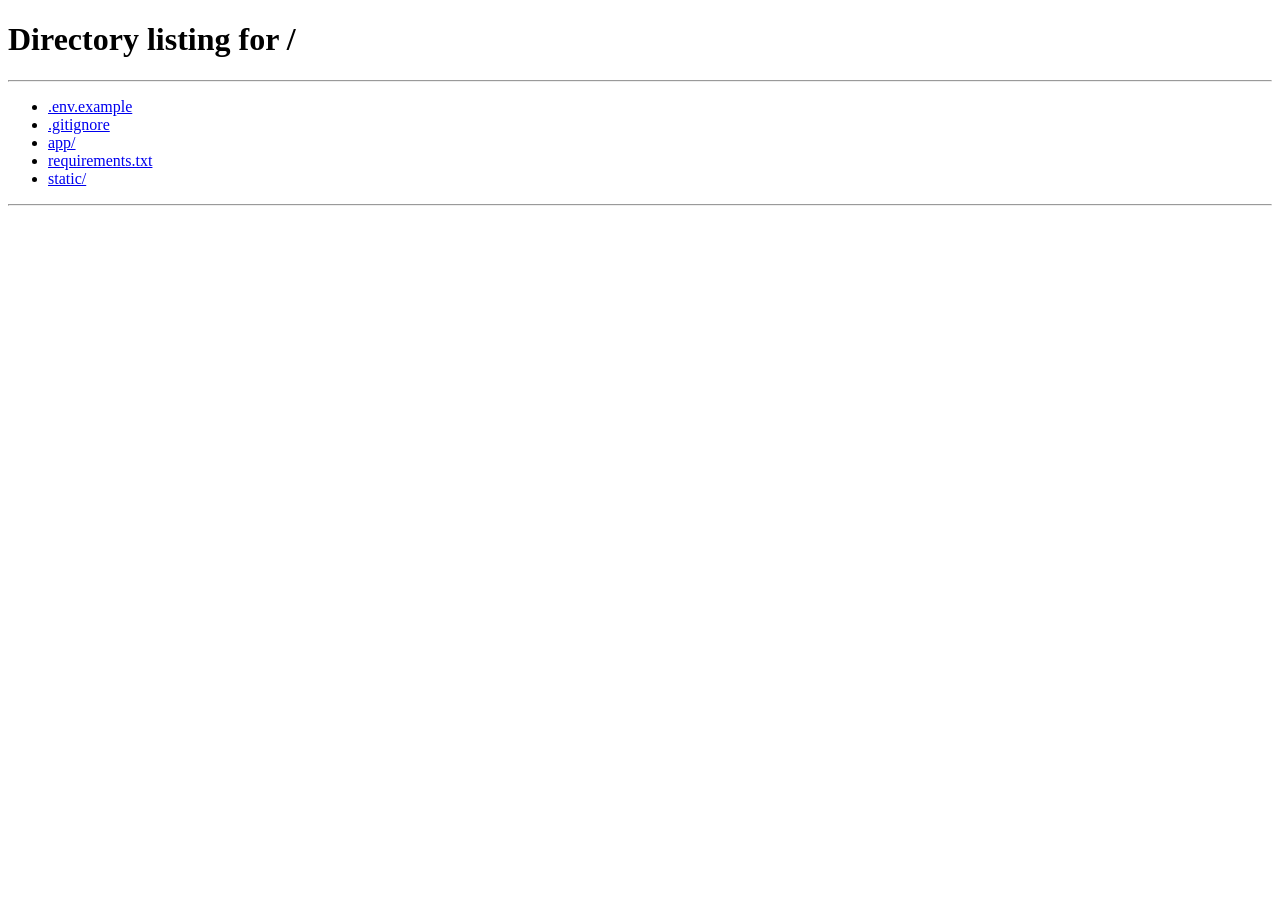
<file: static/index.html>
<!DOCTYPE html>
<html lang="zh-CN">
<head>
  <meta charset="UTF-8" />
  <meta name="viewport" content="width=device-width, initial-scale=1" />
  <title>投放数据看板</title>
  <link rel="stylesheet" href="/static/css/base.css">
  <link rel="stylesheet" href="/static/css/dashboard.css">
</head>
<body>
<div class="layout">
  <aside class="sidebar">
    <div class="logo">
      <span class="logo-mark">投</span>
      <span class="logo-text">投放数据</span>
    </div>
    <nav class="nav">
      <div class="nav-group-title">短视频</div>
      <a class="nav-item" href="/dashboard">
        <svg viewBox="0 0 24 24" fill="none" stroke="currentColor" stroke-width="2"><path d="M4 19V5"/><path d="M4 19h16"/><path d="M8 16v-5"/><path d="M12 16V8"/><path d="M16 16v-3"/></svg>
        <span>投放号计划</span>
      </a>
    </nav>
    <div class="sidebar-footer">投放号计划</div>
  </aside>
  <div class="main">
    <header class="topbar">
      <div class="breadcrumb">投放号计划</div>
      <div class="topbar-right">
        <span class="user-chip">
          <span class="user-avatar" id="top-avatar">A</span>
          <span id="top-username">admin</span>
        </span>
        <button class="btn-logout" id="logout" type="button">退出登录</button>
      </div>
    </header>
    <div id="loading" class="loading" hidden>
      <div class="loading-spin" role="status" aria-label="正在加载"></div>
    </div>
    <main class="content">
      <p class="chart-tip">点下面一根柱子，再往下就是这个投放号的消耗和趋势。</p>
      <section class="split">
        <div class="panel">
          <h2>消耗排名</h2>
          <p class="hint">点一根柱子，下面看这个投放号</p>
          <div class="bar-scroll"><canvas id="cost-bars" class="bars"></canvas></div>
        </div>
        <div class="panel">
          <h2>GMV排名</h2>
          <p class="hint">点一根柱子，下面看这个投放号</p>
          <div class="bar-scroll"><canvas id="gmv-bars" class="bars"></canvas></div>
        </div>
      </section>
      <section class="panel" id="account-box">
        <div class="center-toolbar">
          <select id="operator" aria-label="选择投放号">
            <option value="">全部投放号</option>
          </select>
          <select id="range" class="range-preset" aria-label="选择时间">
            <option value="today">今天</option>
            <option value="yesterday">昨天</option>
            <option value="7" selected>7天</option>
            <option value="30">30天</option>
            <option value="month">本月</option>
            <option value="custom">自定义</option>
          </select>
          <input id="start" type="date" />
          <span class="center-date-sep">至</span>
          <input id="end" type="date" />
          <button class="btn btn-primary" id="query" type="button">查询</button>
        </div>
        <p id="status" class="form-hint">页面读数据库里 10 月 1 日到昨天的数据。今天的详情由定时任务写入 Redis，不在这里现拉。</p>
        <div class="center-metrics" id="kpis"></div>
        <h2 id="trend-title">趋势</h2>
        <div class="chart-box"><canvas id="chart"></canvas></div>
      </section>
      <section class="panel video-panel" id="video-box">
        <h2>被投视频</h2>
        <p class="hint" id="video-summary">选好的时间段里，每个投放号只占一行。</p>
        <div id="video-list"></div>
      </section>
    </main>
  </div>
</div>
  <div id="product-dialog" class="product-dialog" hidden>
    <div class="product-dialog-card" role="dialog" aria-labelledby="product-dialog-title">
      <div class="product-dialog-head">
        <h3 id="product-dialog-title">商品</h3>
        <button type="button" id="product-dialog-close" class="btn">关闭</button>
      </div>
      <ul id="product-dialog-list"></ul>
    </div>
  </div>
  <script>
    const TOKEN_KEY = "zhitou_token";
    const NAME_KEY = "zhitou_display_name";
    if (!localStorage.getItem(TOKEN_KEY)) location.replace("/");
    const displayName = localStorage.getItem(NAME_KEY) || "admin";
    document.getElementById("top-username").textContent = displayName;
    document.getElementById("top-avatar").textContent = displayName.slice(0, 1).toUpperCase();
    async function api(url, options) {
      const headers = Object.assign(
        { Authorization: "Bearer " + localStorage.getItem(TOKEN_KEY) },
        (options && options.headers) || {}
      );
      const res = await fetch(url, Object.assign({}, options, { headers }));
      if (res.status === 401) {
        localStorage.removeItem(TOKEN_KEY);
        location.replace("/");
        throw new Error("请先登录");
      }
      return res;
    }
    const kpiDefs = [
      ["cost", "累计消耗金额"],
      ["order_amount", "成交订单金额"],
      ["order_count", "成交订单数"],
      ["roi", "成交ROI"],
    ];
    const accountKpis = [
      ["cost", "累计消耗金额"],
      ["gmv", "成交订单金额"],
      ["order_count", "成交订单数"],
      ["roi", "成交ROI"],
    ];
    const accountSeries = [
      ["消耗", "#2563eb", (p) => p.cost],
      ["GMV", "#f97316", (p) => p.gmv],
    ];
    const startEl = document.getElementById("start");
    const endEl = document.getElementById("end");
    const statusEl = document.getElementById("status");
    const chart = document.getElementById("chart");

    function iso(d) {
      const z = (n) => String(n).padStart(2, "0");
      return d.getFullYear() + "-" + z(d.getMonth() + 1) + "-" + z(d.getDate());
    }
    function applyRange(preset, startInput, endInput) {
      if (preset === "custom") return;
      const start = new Date();
      const end = new Date();
      if (preset === "yesterday") {
        start.setDate(start.getDate() - 1);
        end.setDate(end.getDate() - 1);
      } else if (preset === "7") {
        start.setDate(start.getDate() - 6);
      } else if (preset === "30") {
        start.setDate(start.getDate() - 29);
      } else if (preset === "month") {
        start.setDate(1);
      }
      startInput.value = iso(start);
      endInput.value = iso(end);
    }
    const rangeEl = document.getElementById("range");
    applyRange(rangeEl.value, startEl, endEl);

    function money(n) {
      const v = Number(n || 0);
      const body = Math.abs(v).toLocaleString("zh-CN", { minimumFractionDigits: 2, maximumFractionDigits: 2 });
      return (v < 0 ? "-¥" : "¥") + body;
    }
    function roiText(n) { return n == null ? "—" : Number(n).toFixed(2); }
    function rateText(n) { return n == null ? "—" : (Number(n) * 100).toFixed(2) + "%"; }
    function cell(key, row) {
      if (key === "roi") return roiText(row.roi);
      if (key === "order_count" || key === "account_count" || key === "rank") return row[key];
      const text = money(row[key]);
      return Number(row[key]) < 0 ? `<span class="neg">${text}</span>` : text;
    }
    function setStatus(text, bad) {
      statusEl.textContent = text || "";
      statusEl.className = bad ? "form-hint err" : "form-hint";
    }
    let busyCount = 0;
    function busy(on) {
      busyCount += on ? 1 : -1;
      if (busyCount < 0) busyCount = 0;
      const spinning = busyCount > 0;
      document.getElementById("query").disabled = spinning;
      document.getElementById("loading").hidden = !spinning;
    }

    function table(rows, columns) {
      if (!rows.length) return "<p class='sub'>这段时间没有数据</p>";
      const head = columns.map((c) => `<th>${c[1]}</th>`).join("");
      const body = rows.map((row) => `<tr>${columns.map((c) => `<td>${c[0] === "name" ? row.name : cell(c[0], row)}</td>`).join("")}</tr>`).join("");
      return `<table><thead><tr>${head}</tr></thead><tbody>${body}</tbody></table>`;
    }
    const costBars = document.getElementById("cost-bars");
    const gmvBars = document.getElementById("gmv-bars");
    const operatorEl = document.getElementById("operator");
    let selectedName = "";
    let boardData = null;
    let videoData = null;

    function esc(value) {
      return String(value ?? "").replace(/[&<>"']/g, (ch) => ({
        "&": "&amp;", "<": "&lt;", ">": "&gt;", '"': "&quot;", "'": "&#39;",
      }[ch]));
    }

    let shownVideoRows = [];
    let videoSortKey = "";
    let videoSortDir = "desc";

    function sortButton(key, label) {
      const active = videoSortKey === key ? " active" : "";
      const mark = videoSortKey === key ? (videoSortDir === "asc" ? " ↑" : " ↓") : "";
      return `<button type="button" class="sort-btn${active}" data-sort="${key}">${label}${mark}</button>`;
    }

    function productCell(row, index) {
      const count = row.product_count || 0;
      if (!count) return "0";
      return `<button type="button" class="linkish product-link" data-index="${index}">${count}</button>`;
    }

    function openProducts(row) {
      const dialog = document.getElementById("product-dialog");
      document.getElementById("product-dialog-title").textContent = `${row.name} 的商品`;
      const items = row.products || [];
      document.getElementById("product-dialog-list").innerHTML = items.length
        ? items.map((item) => {
            const days = (item.days || []).map((day) => day.slice(5)).join("、");
            const image = /^https?:\/\//i.test(item.image || "")
              ? `<img class="product-thumb" src="${esc(item.image)}" alt="" referrerpolicy="no-referrer">`
              : "";
            const bits = [];
            if (item.id) bits.push("ID " + esc(item.id));
            if (days) bits.push("出现在 " + esc(days));
            return `<li>${image}<div><div>${esc(item.name || item.id || "未命名商品")}</div><div class="video-sub">${bits.join(" · ")}</div></div></li>`;
          }).join("")
        : "<li>库里没有这个投放号的商品名称</li>";
      dialog.hidden = false;
    }

    function closeProducts() {
      document.getElementById("product-dialog").hidden = true;
    }

    function renderVideos(data) {
      const summary = document.getElementById("video-summary");
      const list = document.getElementById("video-list");
      const name = operatorEl.value;
      const rows = ((data && data.operators) || []).filter((row) => !name || row.name === name);
      if (!rows.length || !data) {
        shownVideoRows = [];
        list.innerHTML = "";
        summary.textContent = "选择时间段后，每个投放号汇总成一行。";
        return;
      }
      summary.textContent = `${data.start} 至 ${data.end}，${rows.length} 个投放号。消耗、GMV、平均ROI是这一整段的，作者和商品已去重，同一个视频不按天重复计。`;
      const sorted = rows.slice();
      if (videoSortKey) {
        const dir = videoSortDir === "asc" ? 1 : -1;
        sorted.sort((a, b) => (Number(a[videoSortKey] || 0) - Number(b[videoSortKey] || 0)) * dir);
      }
      shownVideoRows = sorted;
      const totals = sorted.reduce((sum, row) => {
        sum.cost += Number(row.cost) || 0;
        sum.orders += Number(row.order_count) || 0;
        sum.gmv += Number(row.gmv) || 0;
        return sum;
      }, { cost: 0, orders: 0, gmv: 0 });
      const body = sorted.map((row, index) => {
        const authors = (row.authors || []).map((author) => `<span class="chip">${esc(author)}</span>`).join("");
        return `<tr>
          <td>${esc(row.name)}</td>
          <td>${money(row.cost)}</td>
          <td>${row.order_count}</td>
          <td>${money(row.gmv)}</td>
          <td>${roiText(row.roi)}</td>
          <td class="author-cell"><div>${row.author_count || 0} 人</div><div class="chips">${authors || "—"}</div></td>
          <td>${row.video_count || 0}</td>
          <td>${productCell(row, index)}</td>
        </tr>`;
      }).join("");
      list.innerHTML = `<div class="video-totals">
        <article><div class="label">消耗合计</div><div class="value">${money(totals.cost)}</div></article>
        <article><div class="label">订单数合计</div><div class="value">${totals.orders.toLocaleString("zh-CN")}</div></article>
        <article><div class="label">GMV合计</div><div class="value">${money(totals.gmv)}</div></article>
      </div><div class="table-scroll"><table class="plan-table"><thead><tr>
        <th>投放号</th><th>${sortButton("cost", "消耗")}</th><th>${sortButton("order_count", "订单数")}</th><th>${sortButton("gmv", "GMV")}</th><th>平均ROI</th><th>全部作者</th><th>视频数</th><th>商品数</th>
      </tr></thead><tbody>${body}</tbody></table></div>`;
    }

    function fillOperators(rows) {
      const current = operatorEl.value || selectedName;
      const names = rows.map((row) => row.name).sort((a, b) => a.localeCompare(b, "zh"));
      operatorEl.replaceChildren();
      const all = document.createElement("option");
      all.value = "";
      all.textContent = "全部投放号";
      operatorEl.appendChild(all);
      names.forEach((name) => {
        const option = document.createElement("option");
        option.value = name;
        option.textContent = name;
        operatorEl.appendChild(option);
      });
      operatorEl.value = names.includes(current) ? current : "";
      selectedName = operatorEl.value;
    }

    function paintKpis(defs, view) {
      document.getElementById("kpis").innerHTML = defs.map(([key, label]) => {
        const raw = view ? view[key] : 0;
        const text = key === "roi" ? roiText(raw) : key === "order_count" ? raw : money(raw);
        return `<article class="center-metric"><div class="label">${label}</div><div class="value">${text}</div></article>`;
      }).join("");
    }

    function showAll() {
      document.getElementById("trend-title").textContent = "趋势";
      window.__trendSeries = null;
      if (!boardData) return;
      paintKpis(kpiDefs, boardData.overview);
      window.__trend = boardData.trend;
      draw(boardData.trend);
    }

    function render(data, fresh) {
      const rankCost = data.rank_cost || [];
      const rankGmv = data.rank_gmv || [];
      costBars._rows = rankCost;
      gmvBars._rows = rankGmv;
      drawBars(costBars, rankCost, "cost", "#7c3aed");
      drawBars(gmvBars, rankGmv, "gmv", "#5b21b6");
      fillOperators(data.operators || rankCost);
      boardData = data;
      videoData = data;
      renderVideos(data);
      if (!selectedName) showAll();
      const total = (data.operators || []).length;
      const products = Number((data.overview && data.overview.product_count) || 0);
      const videos = Number((data.overview && data.overview.video_count) || 0);
      if (!total && !Number(data.overview && data.overview.cost)) {
        setStatus(`${data.start} 至 ${data.end}，库里还没有这段数据`, true);
      } else {
        setStatus(`${data.start} 至 ${data.end}，来自数据库。投放号 ${total} 个，被投视频 ${videos} 个，一共放了 ${products} 个商品`);
      }
    }

    function draw(trend, board, custom) {
      board = board || chart;
      const dpr = window.devicePixelRatio || 1;
      const width = board.clientWidth || 800;
      const height = 280;
      board.width = width * dpr;
      board.height = height * dpr;
      const ctx = board.getContext("2d");
      ctx.setTransform(dpr, 0, 0, dpr, 0, 0);
      ctx.clearRect(0, 0, width, height);
      const pad = { l: 64, r: 46, t: 28, b: 36 };
      const innerW = width - pad.l - pad.r;
      const innerH = height - pad.t - pad.b;
      const series = custom || [
        ["累计消耗", "#2563eb", (p) => p.cost],
        ["成交订单金额", "#f97316", (p) => p.order_amount],
      ];
      let max = 1, min = 0;
      trend.forEach((p) => series.forEach((s) => {
        max = Math.max(max, s[2](p));
        min = Math.min(min, s[2](p));
      }));
      const span = max - min || 1;
      ctx.strokeStyle = "#e7e4f0";
      ctx.fillStyle = "#6b6580";
      ctx.font = "12px Segoe UI, Microsoft YaHei, sans-serif";
      for (let i = 0; i <= 4; i++) {
        const y = pad.t + innerH * i / 4;
        ctx.beginPath();
        ctx.moveTo(pad.l, y);
        ctx.lineTo(width - pad.r, y);
        ctx.stroke();
        const value = max - span * i / 4;
        ctx.fillText(Math.round(value).toLocaleString("zh-CN"), 8, y + 4);
      }
      const step = trend.length > 1 ? innerW / (trend.length - 1) : innerW;
      series.forEach((s) => {
        ctx.beginPath();
        ctx.strokeStyle = s[1];
        ctx.lineWidth = 2;
        trend.forEach((p, i) => {
          const x = pad.l + step * i;
          const y = pad.t + (max - s[2](p)) / span * innerH;
          if (i === 0) ctx.moveTo(x, y); else ctx.lineTo(x, y);
        });
        ctx.stroke();
      });
      ctx.fillStyle = "#6b6580";
      trend.forEach((p, i) => {
        if (trend.length > 14 && i % 2) return;
        const x = pad.l + step * i;
        ctx.fillText(p.date.slice(5), x - 14, height - 12);
      });
      let legendX = pad.l;
      series.forEach((s) => {
        ctx.fillStyle = s[1];
        ctx.fillRect(legendX, 8, 12, 8);
        ctx.fillStyle = "#1e1b2e";
        ctx.fillText(s[0], legendX + 16, 16);
        legendX += ctx.measureText(s[0]).width + 28;
      });
      if (trend.some((p) => p.account_count != null)) {
        const barMax = Math.max(1, ...trend.map((p) => Number(p.account_count) || 0));
        ctx.fillStyle = "rgba(37,99,235,0.16)";
        trend.forEach((p, i) => {
          const x = pad.l + step * i;
          const h = (Number(p.account_count) || 0) / barMax * 36;
          ctx.fillRect(x - 4, pad.t + innerH - h, 8, h);
        });
      }
    }

    function shortName(name) {
      const head = name.split("(")[0];
      const text = head || name;
      return text.length > 12 ? text.slice(0, 12) + "…" : text;
    }

    function drawBars(canvas, rows, key, color) {
      const dpr = window.devicePixelRatio || 1;
      const height = 380;
      const pad = { l: 58, r: 12, t: 16, b: 108 };
      const slot = 52;
      const parentW = (canvas.parentElement && canvas.parentElement.clientWidth) || 520;
      const width = Math.max(parentW, pad.l + pad.r + Math.max(rows.length, 1) * slot);
      canvas.style.width = width + "px";
      canvas.style.height = height + "px";
      canvas.width = width * dpr;
      canvas.height = height * dpr;
      const ctx = canvas.getContext("2d");
      ctx.setTransform(dpr, 0, 0, dpr, 0, 0);
      ctx.clearRect(0, 0, width, height);
      const hits = [];
      canvas._hits = hits;
      if (!rows.length) {
        ctx.fillStyle = "#6b6580";
        ctx.font = "13px Segoe UI, Microsoft YaHei, sans-serif";
        ctx.fillText("这段时间没有数据", 16, 40);
        return;
      }
      const values = rows.map((row) => Number(row[key] || 0));
      let max = Math.max(0, ...values);
      let min = Math.min(0, ...values);
      if (max === min) max = min + 1;
      const innerW = width - pad.l - pad.r;
      const innerH = height - pad.t - pad.b;
      const span = max - min;
      const zeroY = pad.t + (max / span) * innerH;
      const gap = innerW / rows.length;
      const barW = Math.max(8, Math.min(36, gap * 0.62));
      ctx.strokeStyle = "#e7e4f0";
      ctx.font = "12px Segoe UI, Microsoft YaHei, sans-serif";
      ctx.beginPath();
      ctx.moveTo(pad.l, zeroY);
      ctx.lineTo(width - pad.r, zeroY);
      ctx.stroke();
      ctx.fillStyle = "#6b6580";
      ctx.fillText(Math.round(max).toLocaleString("zh-CN"), 4, pad.t + 10);
      rows.forEach((row, index) => {
        const value = values[index];
        const x = pad.l + gap * index + (gap - barW) / 2;
        const y = pad.t + ((max - value) / span) * innerH;
        const h = zeroY - y;
        ctx.fillStyle = row.name === selectedName ? "#5b21b6" : color;
        ctx.fillRect(x, h < 0 ? zeroY : y, barW, Math.abs(h) || 1);
        ctx.save();
        ctx.translate(x + barW / 2, height - pad.b + 12);
        ctx.rotate(-Math.PI / 4);
        ctx.fillStyle = "#1e1b2e";
        ctx.textAlign = "right";
        ctx.fillText(shortName(row.name), 0, 0);
        ctx.restore();
        hits.push({ x, w: barW, name: row.name });
      });
    }

    async function chooseAccount(name) {
      const picked = name || "";
      selectedName = picked;
      if (operatorEl.value !== selectedName) operatorEl.value = selectedName;
      if (videoData) renderVideos(videoData);
      drawBars(costBars, costBars._rows || [], "cost", "#7c3aed");
      drawBars(gmvBars, gmvBars._rows || [], "gmv", "#5b21b6");
      if (!picked) {
        showAll();
        return;
      }
      busy(true);
      setStatus(`正在读取 ${picked}…`);
      try {
        const params = new URLSearchParams({ name: picked, start: startEl.value, end: endEl.value });
        const res = await api("/api/v1/launch/operator?" + params.toString());
        const data = await res.json();
        if (!res.ok) throw new Error(data.detail || "读取失败");
        if (selectedName !== picked) return;
        document.getElementById("trend-title").textContent = picked;
        paintKpis(accountKpis, data.overview);
        window.__trend = data.trend;
        window.__trendSeries = accountSeries;
        draw(data.trend, chart, accountSeries);
        const view = data.overview || {};
        setStatus(`${picked}，${data.start} 至 ${data.end}。消耗 ${money(view.cost)}，成交 ${money(view.gmv)}，ROI ${roiText(view.roi)}`);
      } catch (err) {
        if (selectedName === picked) setStatus(err.message || "读取失败", true);
      } finally {
        busy(false);
      }
    }

    function pickBar(event, canvas) {
      const rect = canvas.getBoundingClientRect();
      const x = event.clientX - rect.left;
      const hit = (canvas._hits || []).find((item) => x >= item.x && x <= item.x + item.w);
      if (hit) {
        chooseAccount(hit.name);
        document.getElementById("account-box").scrollIntoView({ behavior: "smooth", block: "start" });
      }
    }

    async function load() {
      busy(true);
      setStatus("正在读取数据库…");
      try {
        const res = await api(`/api/v1/launch/dashboard?start=${startEl.value}&end=${endEl.value}`);
        const data = await res.json();
        if (!res.ok) throw new Error(data.detail || "读取失败");
        render(data, false);
      } catch (err) {
        setStatus(err.message || "读取失败", true);
      } finally {
        busy(false);
      }
    }
    document.getElementById("query").onclick = () => load();
    rangeEl.onchange = async () => {
      applyRange(rangeEl.value, startEl, endEl);
      if (rangeEl.value === "custom") return;
      await load();
    };
    startEl.onchange = () => { rangeEl.value = "custom"; };
    endEl.onchange = () => { rangeEl.value = "custom"; };
    document.getElementById("logout").onclick = () => {
      localStorage.removeItem(TOKEN_KEY);
      location.replace("/");
    };
    document.getElementById("video-list").addEventListener("click", (event) => {
      const sortBtn = event.target.closest(".sort-btn");
      if (sortBtn) {
        const key = sortBtn.dataset.sort;
        if (videoSortKey === key) videoSortDir = videoSortDir === "desc" ? "asc" : "desc";
        else {
          videoSortKey = key;
          videoSortDir = "desc";
        }
        if (videoData) renderVideos(videoData);
        return;
      }
      const button = event.target.closest(".product-link");
      if (!button) return;
      const row = shownVideoRows[Number(button.dataset.index)];
      if (row) openProducts(row);
    });
    document.getElementById("product-dialog-close").onclick = closeProducts;
    document.getElementById("product-dialog").onclick = (event) => {
      if (event.target.id === "product-dialog") closeProducts();
    };
    operatorEl.onchange = () => chooseAccount(operatorEl.value);
    costBars.onclick = (event) => pickBar(event, costBars);
    gmvBars.onclick = (event) => pickBar(event, gmvBars);
    window.addEventListener("resize", () => {
      if (window.__trend) draw(window.__trend, chart, window.__trendSeries);
      if (costBars._rows) drawBars(costBars, costBars._rows, "cost", "#7c3aed");
      if (gmvBars._rows) drawBars(gmvBars, gmvBars._rows, "gmv", "#5b21b6");
    });
    const _render = render;
    render = function (data, fresh) {
      _render(data, fresh);
      if (selectedName) chooseAccount(selectedName);
    };
    load();
  </script>
</body>
</html>
</file>
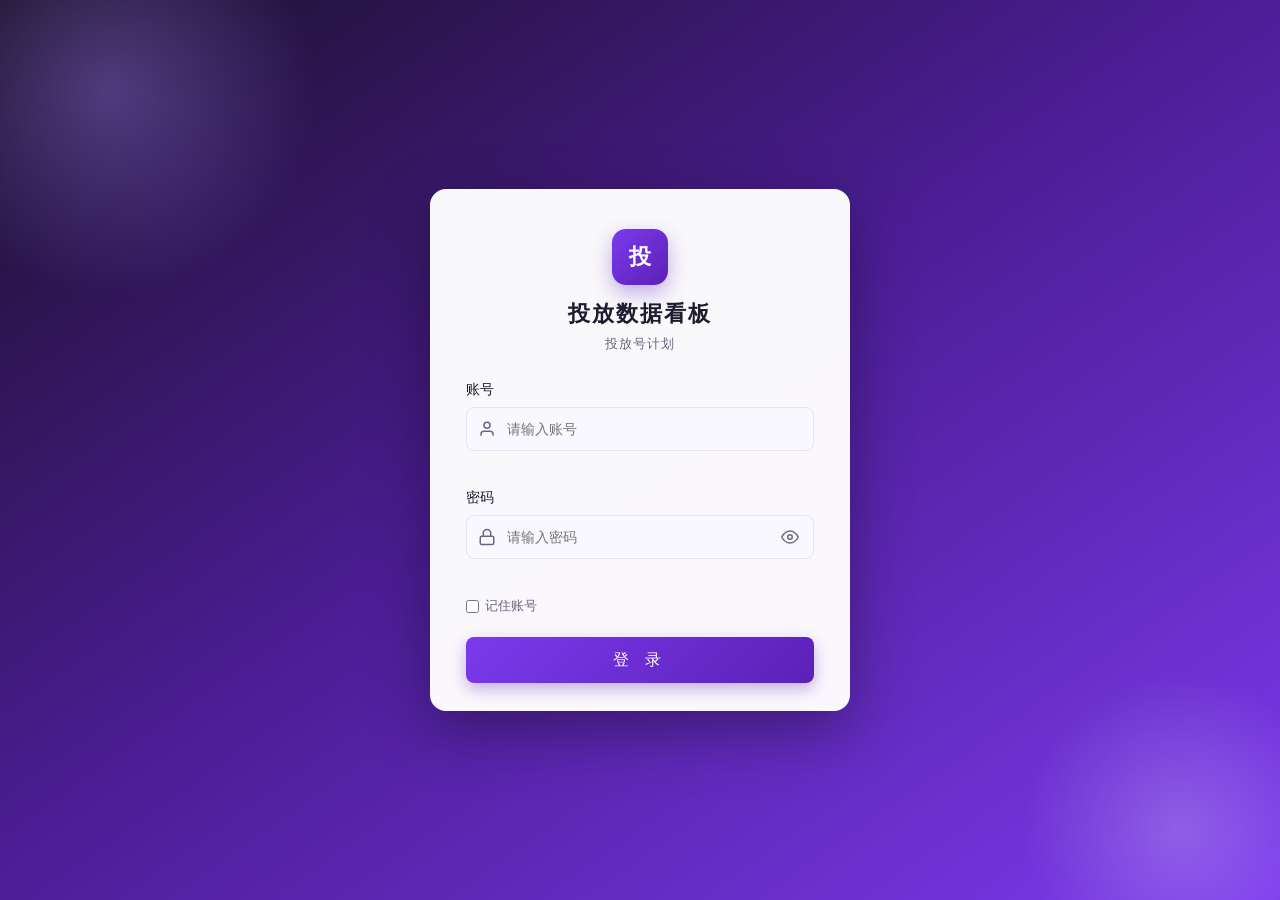
<file: static/login.html>
<!DOCTYPE html>
<html lang="zh-CN">
<head>
    <meta charset="UTF-8">
    <meta name="viewport" content="width=device-width, initial-scale=1.0">
    <title>投放数据登录</title>
    <link rel="stylesheet" href="/static/css/base.css">
    <link rel="stylesheet" href="/static/css/login.css">
</head>
<body>
<div class="login-bg">
    <div class="decor-circle decor-1"></div>
    <div class="decor-circle decor-2"></div>
    <div class="login-card">
        <div class="brand">
            <div class="brand-mark">投</div>
            <h1>投放数据看板</h1>
            <p>投放号计划</p>
        </div>
        <form id="login-form" novalidate>
            <div class="form-item">
                <label for="username">账号</label>
                <div class="input-wrap">
                    <svg class="input-icon" viewBox="0 0 24 24" fill="none" stroke="currentColor" stroke-width="2">
                        <path d="M20 21v-2a4 4 0 0 0-4-4H8a4 4 0 0 0-4 4v2"/>
                        <circle cx="12" cy="7" r="4"/>
                    </svg>
                    <input type="text" id="username" name="username" placeholder="请输入账号" autocomplete="username" maxlength="50" required>
                </div>
                <span class="error-msg" id="username-error"></span>
            </div>
            <div class="form-item">
                <label for="password">密码</label>
                <div class="input-wrap">
                    <svg class="input-icon" viewBox="0 0 24 24" fill="none" stroke="currentColor" stroke-width="2">
                        <rect x="3" y="11" width="18" height="11" rx="2"/>
                        <path d="M7 11V7a5 5 0 0 1 10 0v4"/>
                    </svg>
                    <input type="password" id="password" name="password" placeholder="请输入密码" autocomplete="current-password" maxlength="128" required>
                    <button type="button" class="toggle-pwd" id="toggle-pwd" title="显示/隐藏密码">
                        <svg viewBox="0 0 24 24" fill="none" stroke="currentColor" stroke-width="2">
                            <path d="M1 12s4-8 11-8 11 8 11 8-4 8-11 8-11-8-11-8z"/>
                            <circle cx="12" cy="12" r="3"/>
                        </svg>
                    </button>
                </div>
                <span class="error-msg" id="password-error"></span>
            </div>
            <div class="form-extra">
                <label class="remember">
                    <input type="checkbox" id="remember"> 记住账号
                </label>
            </div>
            <button type="submit" class="submit-btn" id="submit-btn">登 录</button>
        </form>
    </div>
</div>
<div class="toast hidden" id="toast"></div>
<script>
    const TOKEN_KEY = "zhitou_token";
    const NAME_KEY = "zhitou_display_name";
    const REMEMBER_KEY = "zhitou_remember_username";
    if (localStorage.getItem(TOKEN_KEY)) location.replace("/dashboard");

    const form = document.getElementById("login-form");
    const usernameInput = document.getElementById("username");
    const passwordInput = document.getElementById("password");
    const usernameError = document.getElementById("username-error");
    const passwordError = document.getElementById("password-error");
    const submitBtn = document.getElementById("submit-btn");
    const rememberBox = document.getElementById("remember");
    const toast = document.getElementById("toast");

    function showToast(message) {
        toast.textContent = message;
        toast.className = "toast error";
        clearTimeout(showToast._timer);
        showToast._timer = setTimeout(() => toast.classList.add("hidden"), 3000);
    }

    function setFieldError(input, errorEl, message) {
        input.classList.toggle("error", !!message);
        errorEl.textContent = message || "";
    }

    const saved = localStorage.getItem(REMEMBER_KEY);
    if (saved) {
        usernameInput.value = saved;
        rememberBox.checked = true;
    }

    document.getElementById("toggle-pwd").onclick = () => {
        passwordInput.type = passwordInput.type === "password" ? "text" : "password";
    };

    form.onsubmit = async (event) => {
        event.preventDefault();
        setFieldError(usernameInput, usernameError, "");
        setFieldError(passwordInput, passwordError, "");
        const username = usernameInput.value.trim();
        let ok = true;
        if (!username) {
            setFieldError(usernameInput, usernameError, "请输入账号");
            ok = false;
        }
        if (!passwordInput.value) {
            setFieldError(passwordInput, passwordError, "请输入密码");
            ok = false;
        }
        if (!ok) return;
        submitBtn.disabled = true;
        submitBtn.textContent = "登录中";
        try {
            const res = await fetch("/api/v1/auth/login", {
                method: "POST",
                headers: { "Content-Type": "application/json" },
                body: JSON.stringify({ username, password: passwordInput.value }),
            });
            const data = await res.json();
            if (!res.ok) {
                let detail = data.detail;
                if (Array.isArray(detail)) detail = detail[0].msg;
                throw new Error(detail || "登录失败");
            }
            if (rememberBox.checked) localStorage.setItem(REMEMBER_KEY, username);
            else localStorage.removeItem(REMEMBER_KEY);
            localStorage.setItem(TOKEN_KEY, data.access_token);
            localStorage.setItem(NAME_KEY, (data.user && data.user.display_name) || username);
            location.replace("/dashboard");
        } catch (error) {
            showToast(error.message || "登录失败");
            submitBtn.disabled = false;
            submitBtn.textContent = "登 录";
        }
    };
</script>
</body>
</html>
</file>
<file: static/css/base.css>
* { margin: 0; padding: 0; box-sizing: border-box; }

:root {
    --primary: #7c3aed;
    --primary-dark: #5b21b6;
    --primary-light: #ede9fe;
    --danger: #b91c1c;
    --success: #15803d;
    --text: #1e1b2e;
    --text-secondary: #6b6580;
    --border: #e7e4f0;
    --bg: #f6f4fb;
    --sidebar-bg: #1a1028;
    --sidebar-active: #3b2463;
    --radius-sm: 6px;
    --radius: 8px;
    --radius-lg: 12px;
    --shadow-sm: 0 1px 2px rgba(26, 16, 40, 0.06);
    --shadow: 0 8px 24px rgba(26, 16, 40, 0.22);
}

body {
    font-family: "Microsoft YaHei", "PingFang SC", "Segoe UI", sans-serif;
    color: var(--text);
    font-size: 14px;
    -webkit-text-size-adjust: 100%;
}

.hidden { display: none !important; }

@keyframes toast-in {
    from { opacity: 0; transform: translate(-50%, -16px); }
    to { opacity: 1; transform: translate(-50%, 0); }
}

.toast {
    position: fixed;
    top: 24px;
    left: 50%;
    transform: translateX(-50%);
    z-index: 100;
    padding: 11px 22px;
    border-radius: var(--radius);
    color: #fff;
    font-size: 14px;
    max-width: calc(100vw - 32px);
    box-shadow: var(--shadow);
    animation: toast-in 0.3s ease-out;
}

.toast.error { background: var(--danger); }
.toast.success { background: var(--success); }
.toast.warn { background: #7c3aed; }
</file>
<file: static/css/dashboard.css>
.layout { display: flex; min-height: 100vh; }

.sidebar {
    width: 220px;
    flex-shrink: 0;
    background: var(--sidebar-bg);
    color: #ddd6fe;
    display: flex;
    flex-direction: column;
    position: sticky;
    top: 0;
    height: 100vh;
}

.logo {
    display: flex;
    align-items: center;
    gap: 10px;
    padding: 20px 18px;
    border-bottom: 1px solid rgba(255, 255, 255, 0.08);
}

.logo-mark {
    width: 34px;
    height: 34px;
    border-radius: 8px;
    background: linear-gradient(135deg, #a78bfa, var(--primary));
    color: #fff;
    display: flex;
    align-items: center;
    justify-content: center;
    font-weight: 700;
    flex-shrink: 0;
}

.logo-text { color: #fff; font-size: 16px; font-weight: 600; letter-spacing: 1px; }

.nav {
    flex: 1;
    padding: 12px 10px;
    display: flex;
    flex-direction: column;
    gap: 4px;
}

.nav-group-title {
    padding: 16px 14px 6px;
    font-size: 11px;
    letter-spacing: 1px;
    color: #a78bfa;
}

.nav-item {
    display: flex;
    align-items: center;
    gap: 10px;
    padding: 11px 14px;
    border-radius: 8px;
    text-decoration: none;
    background: var(--primary);
    color: #fff;
}

.nav-item svg { width: 17px; height: 17px; flex-shrink: 0; }

.sidebar-footer {
    padding: 14px;
    font-size: 12px;
    color: #a78bfa;
    border-top: 1px solid rgba(255, 255, 255, 0.08);
}

.main { flex: 1; display: flex; flex-direction: column; min-width: 0; background: var(--bg); }

.topbar {
    height: 56px;
    background: #fff;
    border-bottom: 1px solid var(--border);
    display: flex;
    align-items: center;
    justify-content: space-between;
    padding: 0 24px;
    position: sticky;
    top: 0;
    z-index: 10;
}

.breadcrumb { font-size: 16px; font-weight: 600; }
.topbar-right { display: flex; align-items: center; gap: 14px; }
.user-chip { display: flex; align-items: center; gap: 8px; }

.user-avatar {
    width: 32px;
    height: 32px;
    border-radius: 50%;
    background: linear-gradient(135deg, var(--primary), #2e1065);
    color: #fff;
    font-weight: 600;
    display: flex;
    align-items: center;
    justify-content: center;
}

.btn-logout {
    border: 1px solid var(--border);
    background: #fff;
    color: var(--text-secondary);
    padding: 6px 14px;
    border-radius: 6px;
    cursor: pointer;
}

.content { padding: 20px 24px 32px; }

.loading {
  position: fixed;
  inset: 0;
  z-index: 80;
  display: flex;
  align-items: center;
  justify-content: center;
  background: rgba(255, 255, 255, 0.55);
}
.loading[hidden] { display: none !important; }
.loading-spin {
  width: 48px;
  height: 48px;
  border: 4px solid #e7e4f0;
  border-top-color: #2563eb;
  border-radius: 50%;
  animation: loading-spin 0.7s linear infinite;
}
@keyframes loading-spin { to { transform: rotate(360deg); } }

.panel {
    background: #fff;
    border: 1px solid var(--border);
    border-radius: var(--radius-lg);
    padding: 16px;
}

.panel + .panel { margin-top: 14px; }
.panel h2 { margin: 0 0 10px; font-size: 15px; }

.center-toolbar {
    display: flex;
    align-items: center;
    gap: 6px;
    flex-wrap: wrap;
}

.center-toolbar select,
.center-toolbar input[type="date"] {
    height: 34px;
    padding: 0 8px;
    border: 1px solid var(--border);
    border-radius: 8px;
    background: #fff;
    color: var(--text);
    font-size: 13px;
    max-width: 280px;
}

.center-toolbar input[type="date"] { width: 138px; }
.center-toolbar select { min-width: 180px; }
.center-toolbar select.range-preset { min-width: 96px; max-width: 120px; }

.center-toolbar select:focus,
.center-toolbar input[type="date"]:focus {
    outline: none;
    border-color: var(--primary);
    box-shadow: 0 0 0 3px rgba(124, 58, 237, 0.16);
}

.center-date-sep { color: var(--text-secondary); font-size: 13px; }
.form-hint { color: var(--text-secondary); font-size: 13px; margin: 8px 0 4px; }
.form-hint.err { color: var(--danger); }

.btn {
    border: 1px solid var(--border);
    background: #fff;
    color: var(--text);
    border-radius: 8px;
    height: 34px;
    padding: 0 14px;
    cursor: pointer;
    font-size: 13px;
    white-space: nowrap;
}

.btn-primary { background: var(--primary); border-color: var(--primary); color: #fff; }
.btn:disabled { opacity: 0.6; cursor: not-allowed; }

.center-metrics {
    display: grid;
    grid-template-columns: repeat(6, minmax(0, 1fr));
    gap: 10px;
    margin-top: 14px;
}

.center-metric {
    border: 1px solid #efeaf8;
    border-radius: 8px;
    padding: 12px;
    min-height: 78px;
    background: linear-gradient(180deg, #faf8ff 0%, #fff 100%);
}

.center-metric .label { color: var(--text-secondary); font-size: 12px; }
.center-metric .value { margin-top: 6px; font-size: 20px; font-weight: 650; letter-spacing: -0.02em; }
.center-metric .value.down { color: var(--danger); }

.chart-box { margin-top: 8px; }
canvas { width: 100%; height: 280px; display: block; }
.bar-scroll { overflow-x: auto; min-width: 0; }
canvas.bars { width: auto; height: 380px; cursor: pointer; }
.split { display: grid; grid-template-columns: 1fr 1fr; gap: 14px; margin-top: 14px; }
.split > .panel { margin-top: 0; min-width: 0; }
.hint { margin: 0 0 8px; color: var(--text-secondary); font-size: 12px; }
.chart-tip {
  margin: 14px 0 0;
  padding: 10px 14px;
  border-radius: 8px;
  background: var(--primary-light);
  color: var(--primary-dark);
  font-size: 14px;
  font-weight: 600;
}
.video-panel { margin-top: 14px; }
#account-box { margin-top: 14px; }
#trend-title { margin-top: 16px; }
.video-list, #video-list { display: flex; flex-direction: column; gap: 10px; }
.video-totals { display: grid; grid-template-columns: repeat(3, minmax(0, 1fr)); gap: 10px; }
.video-totals article { background: #faf8ff; border: 1px solid #efeaf8; border-radius: 10px; padding: 10px 14px; }
.video-totals .label { color: var(--text-secondary); font-size: 12px; }
.video-totals .value { margin-top: 4px; font-size: 18px; font-weight: 650; }
.sort-btn { border: 0; background: none; color: inherit; font: inherit; cursor: pointer; padding: 0; }
.sort-btn.active { color: var(--primary-dark); font-weight: 700; }
.account-block { border: 1px solid var(--border); border-radius: 10px; overflow: hidden; background: #fff; }
.account-block summary {
    display: flex;
    justify-content: space-between;
    align-items: center;
    gap: 12px;
    flex-wrap: wrap;
    padding: 12px 14px;
    cursor: pointer;
    background: #faf8ff;
    font-weight: 650;
}
.account-block summary::-webkit-details-marker { display: none; }
.account-meta { color: var(--text-secondary); font-weight: 400; font-size: 12px; }
.plan-card { padding: 12px 14px; border-top: 1px solid #efeaf8; }
.plan-title { font-weight: 650; }
.plan-line { margin-top: 4px; color: var(--text-secondary); font-size: 12px; line-height: 1.5; }
.chips { display: flex; flex-wrap: wrap; gap: 6px; margin-top: 8px; }
.chip { background: var(--primary-light); color: var(--primary-dark); border-radius: 999px; padding: 2px 8px; font-size: 12px; }
.day-block { margin-top: 14px; }
.day-block h3 { margin: 0 0 8px; font-size: 14px; }
.table-scroll { overflow-x: auto; }
.plan-table { width: max-content; min-width: 100%; border-collapse: collapse; font-size: 13px; }
.plan-table th { text-align: left; color: var(--text-secondary); font-weight: 500; padding: 8px; border-bottom: 1px solid #efeaf8; white-space: nowrap; background: #faf8ff; }
.plan-table td { padding: 10px 8px; border-bottom: 1px solid #f3f0f8; vertical-align: top; white-space: nowrap; }
.author-cell { white-space: normal; min-width: 280px; max-width: 560px; }
.video-cell { min-width: 180px; }
.video-title { font-weight: 650; white-space: normal; max-width: 240px; }
.video-sub { margin-top: 4px; color: var(--text-secondary); font-size: 12px; }
.badge { margin-left: 4px; background: var(--primary-light); color: var(--primary-dark); border-radius: 4px; padding: 0 4px; font-size: 11px; }
.linkish { border: 0; background: none; color: var(--primary); cursor: pointer; padding: 0; font: inherit; }
.product-dialog { position: fixed; inset: 0; background: rgba(28, 16, 46, 0.45); display: flex; align-items: center; justify-content: center; z-index: 20; padding: 24px; }
.product-dialog[hidden] { display: none; }
.product-dialog-card { width: min(560px, 100%); max-height: min(70vh, 640px); overflow: auto; background: #fff; border-radius: 16px; padding: 18px 20px 8px; }
.product-dialog-head { display: flex; align-items: center; justify-content: space-between; gap: 12px; }
.product-dialog-head h3 { margin: 0; font-size: 16px; }
.product-dialog-card ul { list-style: none; margin: 12px 0 0; padding: 0; }
.product-dialog-card li { display: flex; align-items: center; gap: 12px; padding: 10px 0; border-top: 1px solid #f3f0f8; }
.product-thumb { width: 56px; height: 56px; object-fit: cover; border-radius: 8px; background: #f3f0f8; flex: none; }
.detail-row td { white-space: normal; background: #faf8ff; }

@media (max-width: 1100px) {
    .center-metrics, .split, .video-totals { grid-template-columns: 1fr 1fr; }
    .sidebar { display: none; }
}
</file>
<file: static/css/login.css>
.login-bg {
    position: relative;
    min-height: 100vh;
    display: flex;
    align-items: center;
    justify-content: center;
    background: linear-gradient(145deg, #1a1028 0%, #4c1d95 48%, #7c3aed 100%);
    overflow: hidden;
    padding: 24px;
}

.decor-circle {
    position: absolute;
    border-radius: 50%;
    filter: blur(2px);
    opacity: 0.45;
}

.decor-1 {
    width: 420px;
    height: 420px;
    background: radial-gradient(circle, rgba(167, 139, 250, 0.75), transparent 70%);
    top: -120px;
    left: -100px;
}

.decor-2 {
    width: 320px;
    height: 320px;
    background: radial-gradient(circle, rgba(237, 233, 254, 0.5), transparent 70%);
    bottom: -90px;
    right: -60px;
}

.login-card {
    position: relative;
    z-index: 1;
    width: 100%;
    max-width: 420px;
    background: rgba(255, 255, 255, 0.97);
    border-radius: 16px;
    padding: 40px 36px 28px;
    box-shadow: 0 20px 60px rgba(0, 0, 0, 0.35);
}

.brand { text-align: center; margin-bottom: 28px; }

.brand-mark {
    width: 56px;
    height: 56px;
    margin: 0 auto 14px;
    display: flex;
    align-items: center;
    justify-content: center;
    border-radius: 14px;
    background: linear-gradient(135deg, var(--primary), var(--primary-dark));
    color: #fff;
    font-size: 22px;
    font-weight: 700;
    box-shadow: 0 8px 20px rgba(91, 33, 182, 0.35);
}

.brand h1 { font-size: 22px; letter-spacing: 2px; }
.brand p { margin-top: 6px; font-size: 13px; color: var(--text-secondary); letter-spacing: 1px; }

.form-item { margin-bottom: 18px; }
.form-item label { display: block; font-size: 14px; margin-bottom: 8px; }
.input-wrap { position: relative; display: flex; align-items: center; }

.input-icon {
    position: absolute;
    left: 12px;
    width: 18px;
    height: 18px;
    color: var(--text-secondary);
    pointer-events: none;
}

.input-wrap input {
    width: 100%;
    height: 44px;
    padding: 0 40px;
    border: 1px solid var(--border);
    border-radius: 8px;
    font-size: 14px;
    color: var(--text);
    background: #faf8ff;
    outline: none;
}

.input-wrap input:focus {
    border-color: var(--primary);
    background: #fff;
    box-shadow: 0 0 0 3px var(--primary-light);
}

.input-wrap input.error { border-color: var(--danger); }

.toggle-pwd {
    position: absolute;
    right: 10px;
    width: 28px;
    height: 28px;
    border: none;
    background: transparent;
    cursor: pointer;
    color: var(--text-secondary);
    display: flex;
    align-items: center;
    justify-content: center;
}

.toggle-pwd svg { width: 18px; height: 18px; }
.error-msg { display: block; min-height: 16px; margin-top: 4px; font-size: 12px; color: var(--danger); }

.form-extra {
    display: flex;
    align-items: center;
    justify-content: space-between;
    margin-bottom: 22px;
    font-size: 13px;
}

.remember { display: flex; align-items: center; gap: 6px; color: var(--text-secondary); cursor: pointer; }
.remember input { accent-color: var(--primary); }

.submit-btn {
    width: 100%;
    height: 46px;
    border: none;
    border-radius: 8px;
    background: linear-gradient(135deg, var(--primary), var(--primary-dark));
    color: #fff;
    font-size: 16px;
    letter-spacing: 6px;
    cursor: pointer;
    box-shadow: 0 6px 16px rgba(91, 33, 182, 0.35);
}

.submit-btn:disabled { opacity: 0.7; cursor: not-allowed; }

@media (max-width: 768px) {
    .login-bg { padding: 16px; }
    .login-card { padding: 32px 22px 22px; }
    .brand h1 { font-size: 20px; }
}
</file>
